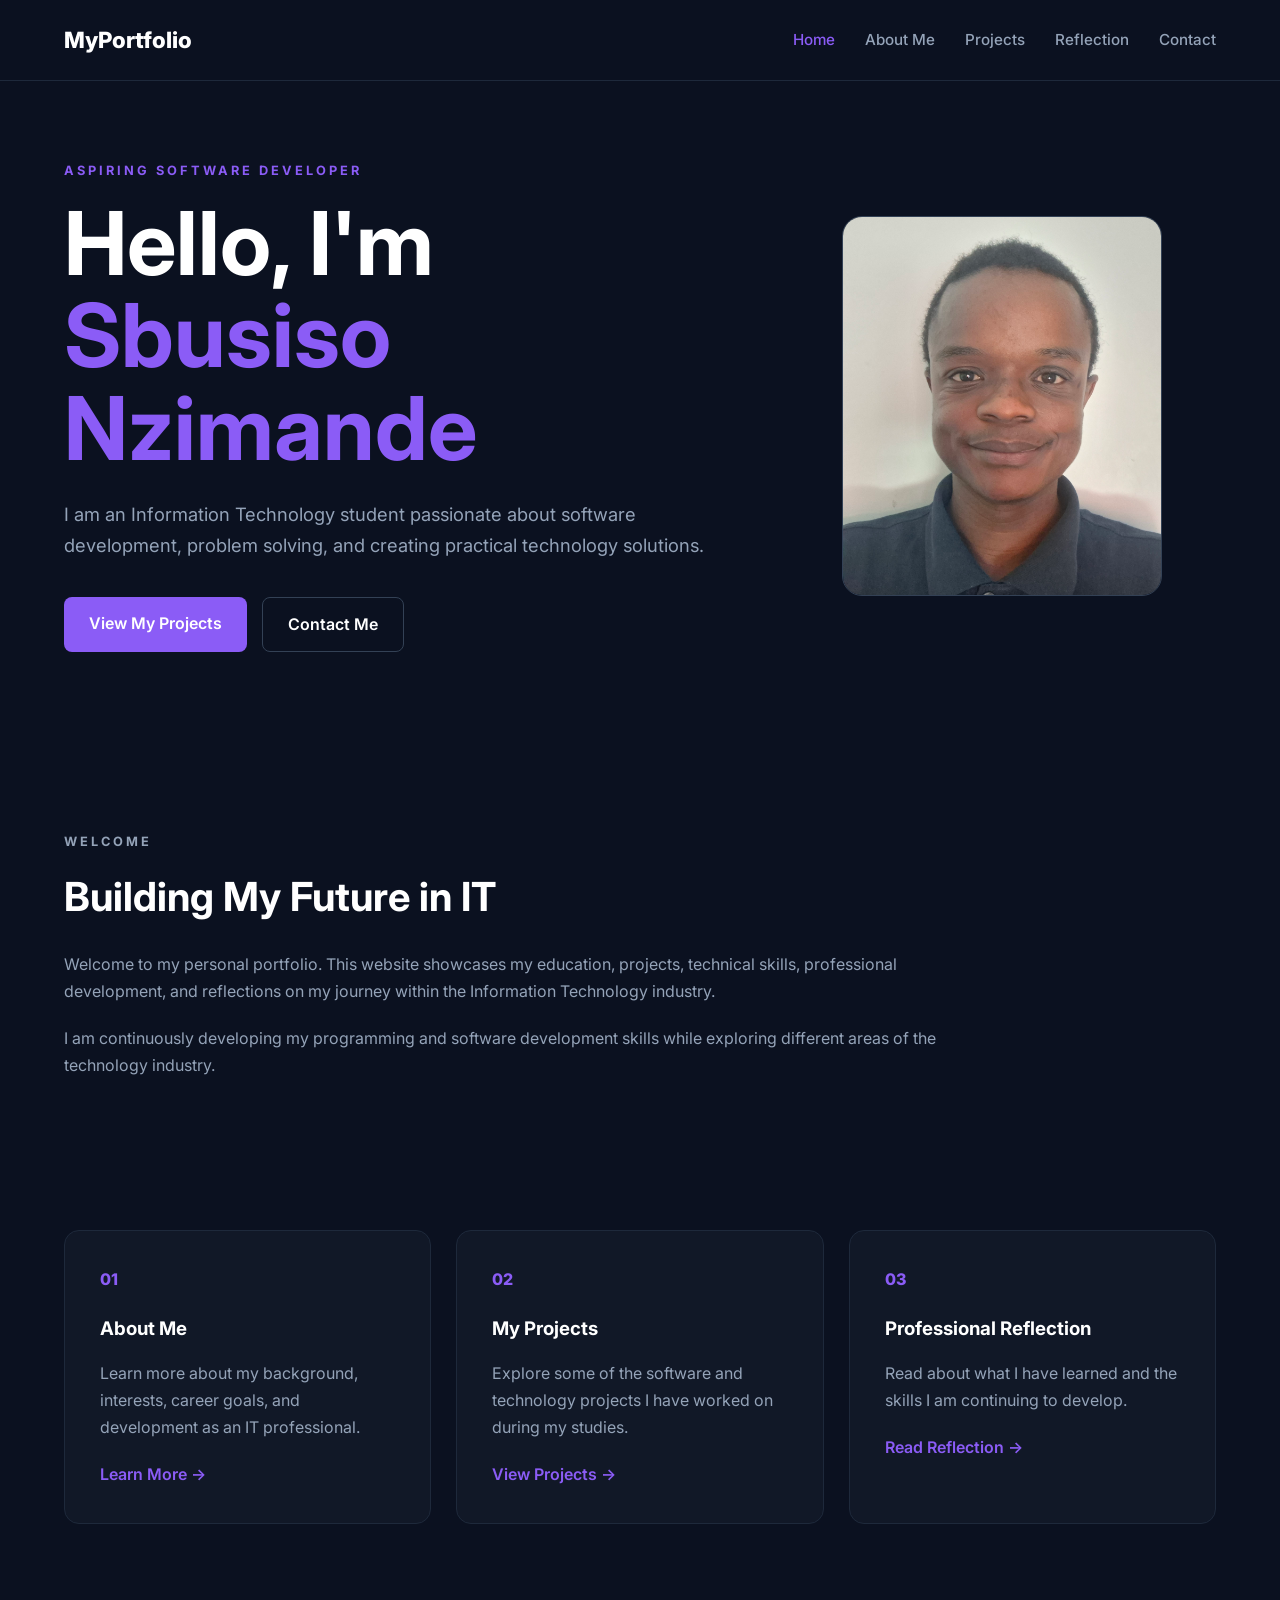
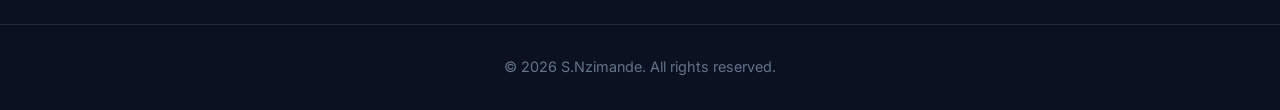
<file: index.html>
<!DOCTYPE html>

<html lang="en">
<head>
    <meta charset="UTF-8">
    <meta name="viewport" content="width=device-width, initial-scale=1.0">
    <meta name="description" content="Personal portfolio of an aspiring software developer and IT student.">
    <title>Home | My Portfolio</title>
    <link rel="stylesheet" href="style.css">
</head>

<body>

<header>
    <nav class="navbar">
        <div class="logo">MyPortfolio</div>

    <ul class="nav-links">
        <li><a href="index.html" class="active">Home</a></li>
        <li><a href="about.html">About Me</a></li>
        <li><a href="projects.html">Projects</a></li>
        <li><a href="reflection.html">Reflection</a></li>
        <li><a href="contact.html">Contact</a></li>
    </ul>
</nav>

</header>

<main>

<section class="hero">
    <div class="hero-content">

        <p class="eyebrow">ASPIRING SOFTWARE DEVELOPER</p>

        <h1>Hello, I'm <span>Sbusiso Nzimande</span></h1>

        <p class="hero-text">
            I am an Information Technology student passionate about
            software development, problem solving, and creating
            practical technology solutions.
        </p>

        <div class="hero-buttons">
            <a href="projects.html" class="btn primary-btn">
                View My Projects
            </a>

            <a href="contact.html" class="btn secondary-btn">
                Contact Me
            </a>
        </div>

    </div>

    <div class="hero-image">
        <img src="images/me.jpg"
             alt="Professional photograph of Your Name">
    </div>
</section>


<section class="intro-section">

    <div class="section-heading">
        <p class="eyebrow">WELCOME</p>
        <h2>Building My Future in IT</h2>
    </div>

    <p>
        Welcome to my personal portfolio. This website showcases my
        education, projects, technical skills, professional development,
        and reflections on my journey within the Information Technology
        industry.
    </p>

    <p>
        I am continuously developing my programming and software
        development skills while exploring different areas of the
        technology industry.
    </p>

</section>


<section class="highlights">

    <div class="highlight-card">
        <div class="card-icon">01</div>
        <h3>About Me</h3>
        <p>
            Learn more about my background, interests, career goals,
            and development as an IT professional.
        </p>
        <a href="about.html">Learn More →</a>
    </div>

    <div class="highlight-card">
        <div class="card-icon">02</div>
        <h3>My Projects</h3>
        <p>
            Explore some of the software and technology projects
            I have worked on during my studies.
        </p>
        <a href="projects.html">View Projects →</a>
    </div>

    <div class="highlight-card">
        <div class="card-icon">03</div>
        <h3>Professional Reflection</h3>
        <p>
            Read about what I have learned and the skills I am
            continuing to develop.
        </p>
        <a href="reflections.html">Read Reflection →</a>
    </div>

</section>

</main>

<footer>
    <p>© 2026 S.Nzimande. All rights reserved.</p>
</footer>

</body>
</html>
</file>
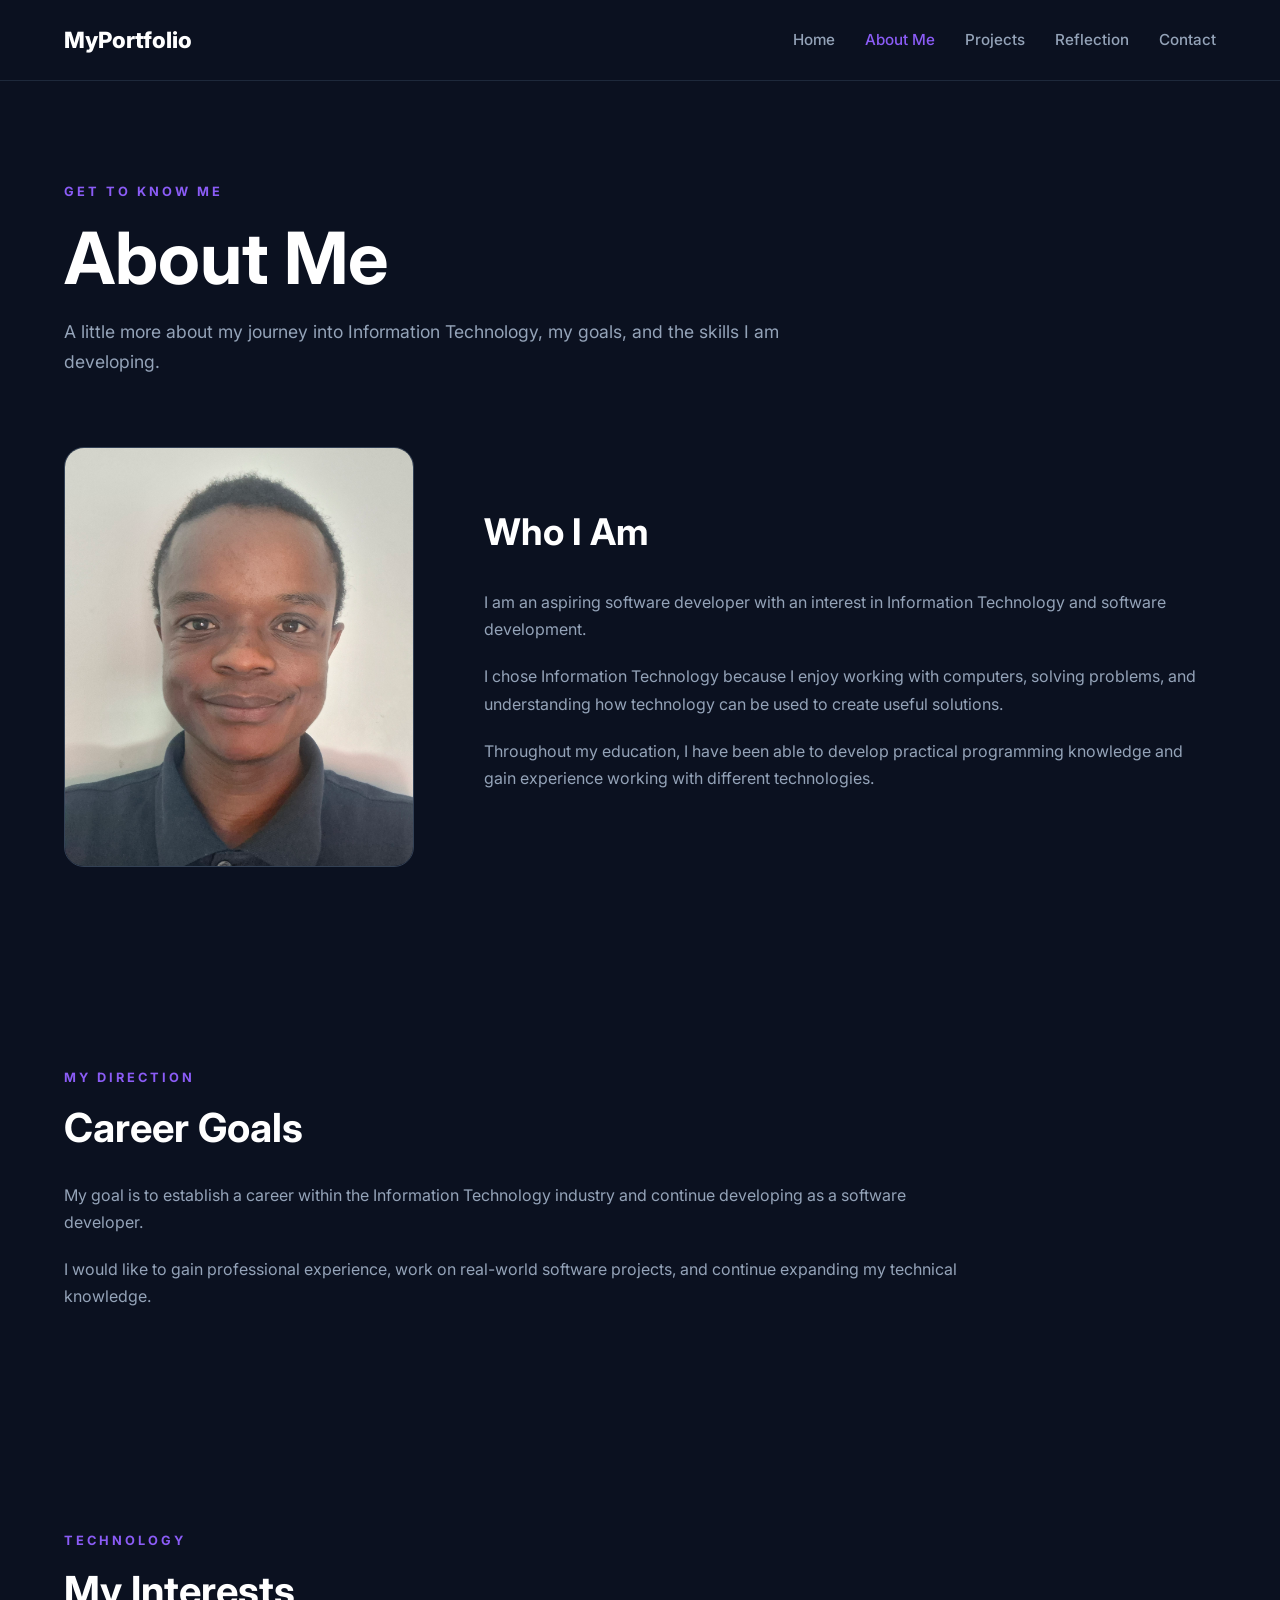
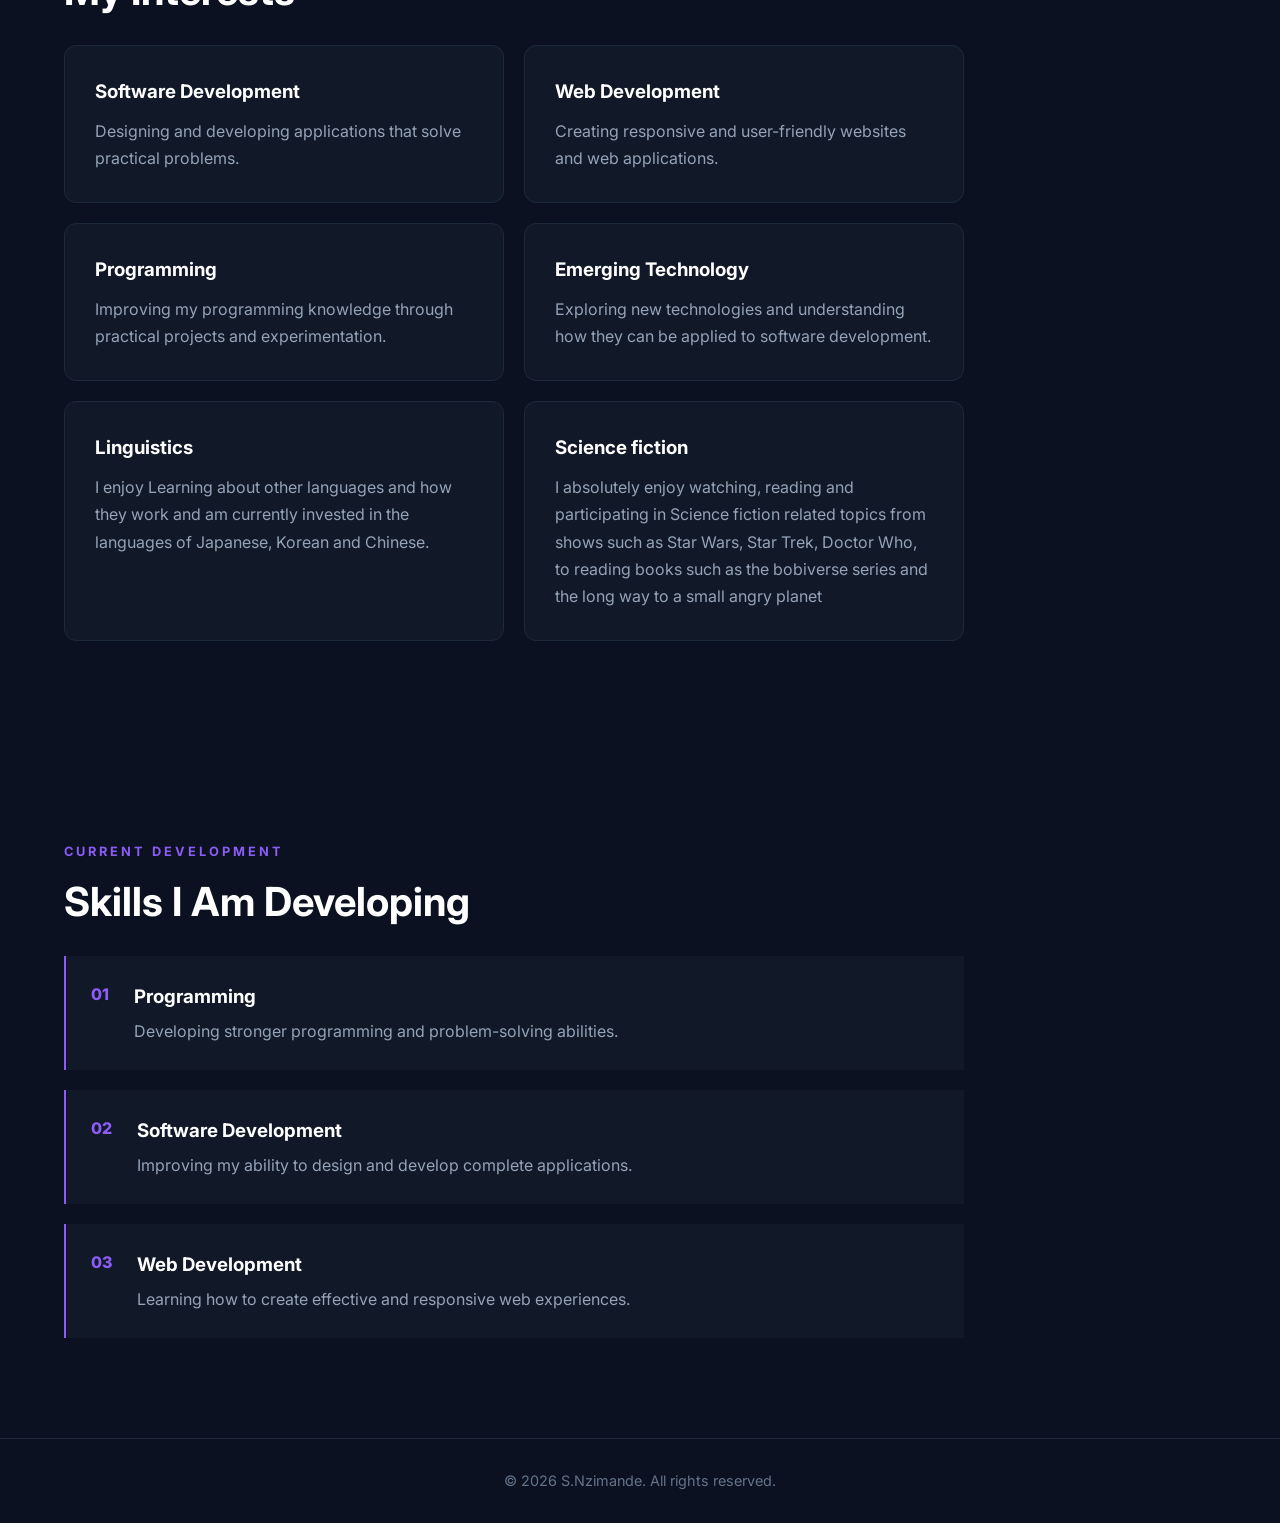
<file: about.html>
<!DOCTYPE html>

<html lang="en">
<head>
    <meta charset="UTF-8">
    <meta name="viewport" content="width=device-width, initial-scale=1.0">
    <meta name="description" content="Learn more about my background, career goals, interests, and technical skills.">
    <title>About Me | My Portfolio</title>
    <link rel="stylesheet" href="style.css">
</head>

<body>

<header>
    <nav class="navbar">
        <div class="logo">MyPortfolio</div>

    <ul class="nav-links">
        <li><a href="index.html">Home</a></li>
        <li><a href="about.html" class="active">About Me</a></li>
        <li><a href="projects.html">Projects</a></li>
        <li><a href="reflection.html">Reflection</a></li>
        <li><a href="contact.html">Contact</a></li>
    </ul>
</nav>

</header>

<main>

<section class="page-header">
    <p class="eyebrow">GET TO KNOW ME</p>
    <h1>About Me</h1>
    <p>
        A little more about my journey into Information Technology,
        my goals, and the skills I am developing.
    </p>
</section>


<section class="about-section">

    <div class="about-image">
        <img src="images/me.jpg"
             alt="Professional photograph of Your Name">
    </div>

    <div class="about-content">

        <h2>Who I Am</h2>

        <p>
            I am an aspiring software developer with an interest in
            Information Technology and software development.
        </p>

        <p>
            I chose Information Technology because I enjoy working
            with computers, solving problems, and understanding how
            technology can be used to create useful solutions.
        </p>

        <p>
            Throughout my education, I have been able to develop
            practical programming knowledge and gain experience
            working with different technologies.
        </p>

    </div>

</section>


<section class="content-section">

    <div class="section-heading">
        <p class="eyebrow">MY DIRECTION</p>
        <h2>Career Goals</h2>
    </div>

    <p>
        My goal is to establish a career within the Information
        Technology industry and continue developing as a software
        developer.
    </p>

    <p>
        I would like to gain professional experience, work on real-world
        software projects, and continue expanding my technical knowledge.
    </p>

</section>


<section class="content-section">

    <div class="section-heading">
        <p class="eyebrow">TECHNOLOGY</p>
        <h2>My Interests</h2>
    </div>

    <div class="skills-grid">

        <div class="skill-card">
            <h3>Software Development</h3>
            <p>
                Designing and developing applications that solve
                practical problems.
            </p>
        </div>

        <div class="skill-card">
            <h3>Web Development</h3>
            <p>
                Creating responsive and user-friendly websites
                and web applications.
            </p>
        </div>

        <div class="skill-card">
            <h3>Programming</h3>
            <p>
                Improving my programming knowledge through practical
                projects and experimentation.
            </p>
        </div>

        <div class="skill-card">
            <h3>Emerging Technology</h3>
            <p>
                Exploring new technologies and understanding how
                they can be applied to software development.
            </p>
        </div>

        <div class="skill-card">
            <h3>Linguistics</h3>
            <p>
                I enjoy Learning about other languages and how they work and am currently invested in the languages of Japanese, Korean and Chinese.
            </p>
        </div>

        <div class="skill-card">
            <h3>Science fiction</h3>
            <p>
                I absolutely enjoy watching, reading and participating in Science fiction related topics from shows such as Star Wars, Star Trek, Doctor Who, to reading books such as the bobiverse series and the long way to a small angry planet
            </p>
        </div>

    </div>

</section>


<section class="content-section">

    <div class="section-heading">
        <p class="eyebrow">CURRENT DEVELOPMENT</p>
        <h2>Skills I Am Developing</h2>
    </div>

    <div class="skill-list">

        <div class="skill-item">
            <span>01</span>
            <div>
                <h3>Programming</h3>
                <p>Developing stronger programming and problem-solving abilities.</p>
            </div>
        </div>

        <div class="skill-item">
            <span>02</span>
            <div>
                <h3>Software Development</h3>
                <p>Improving my ability to design and develop complete applications.</p>
            </div>
        </div>

        <div class="skill-item">
            <span>03</span>
            <div>
                <h3>Web Development</h3>
                <p>Learning how to create effective and responsive web experiences.</p>
            </div>
        </div>

    </div>

</section>

</main>

<footer>
    <p>© 2026 S.Nzimande. All rights reserved.</p>
</footer>

</body>
</html>
</file>
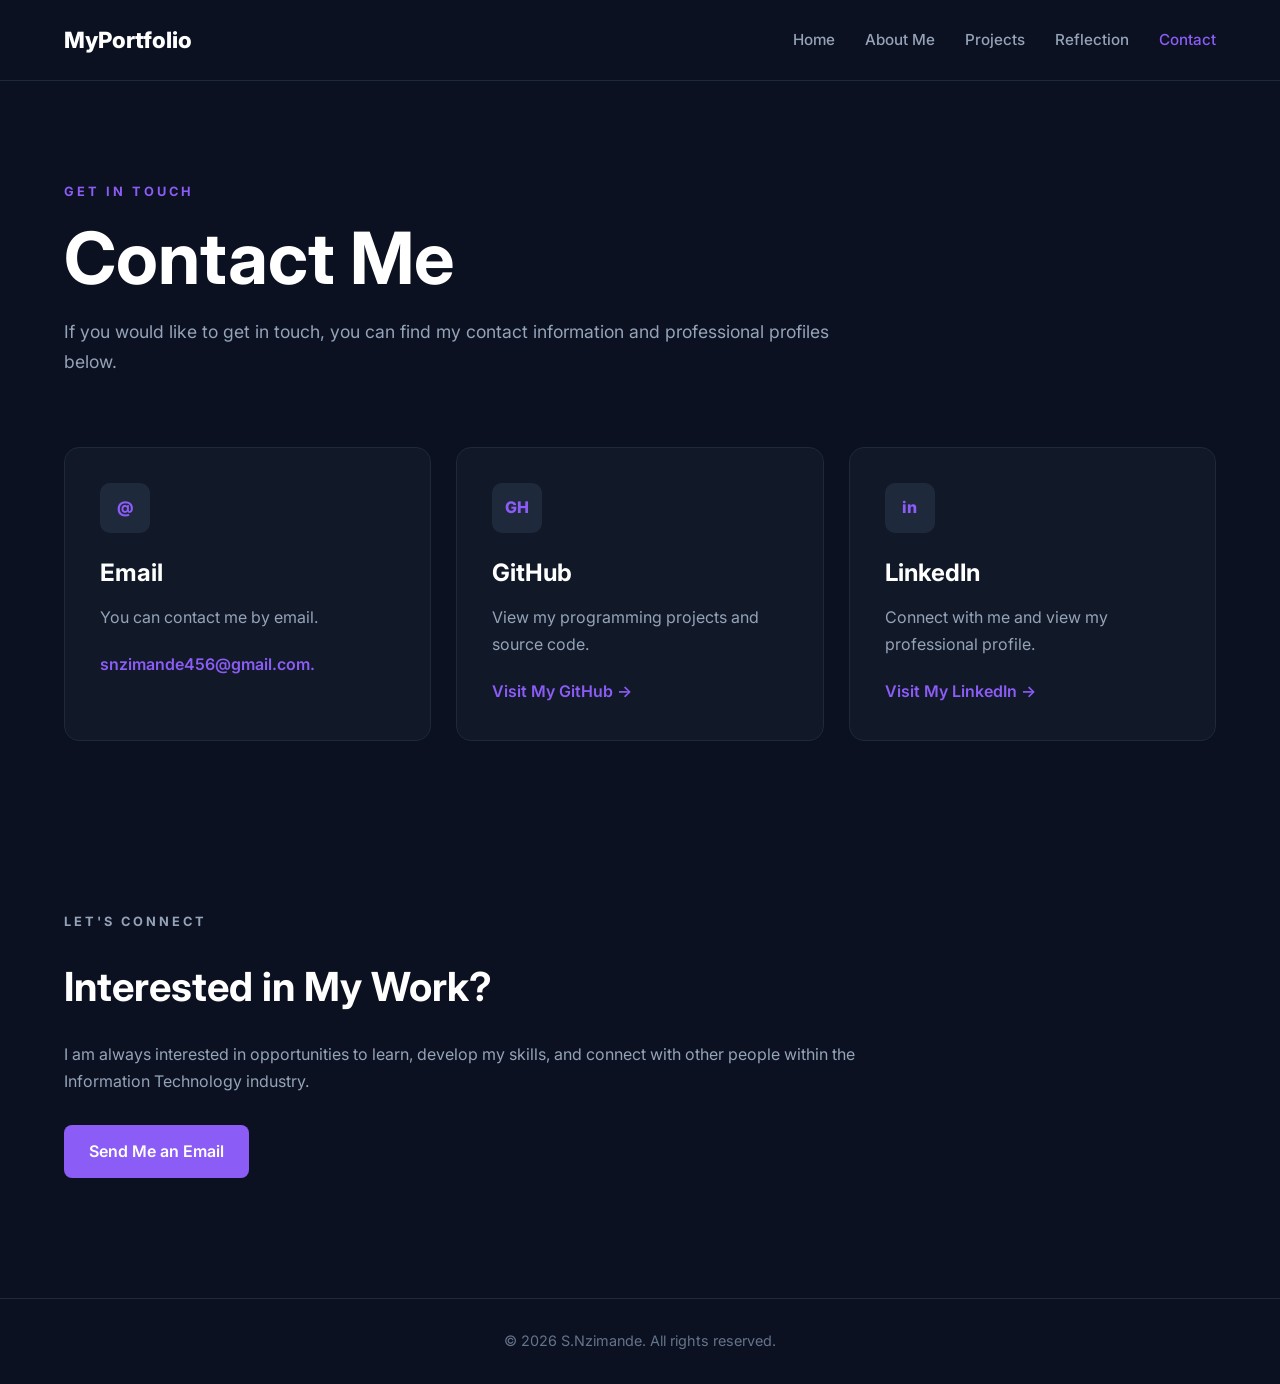
<file: contact.html>
<!DOCTYPE html>

<html lang="en">
<head>
    <meta charset="UTF-8">
    <meta name="viewport" content="width=device-width, initial-scale=1.0">
    <meta name="description" content="Contact information and professional profiles for Your Name.">
    <title>Contact | My Portfolio</title>
    <link rel="stylesheet" href="style.css">
</head>

<body>

<header>
    <nav class="navbar">
        <div class="logo">MyPortfolio</div>

    <ul class="nav-links">
        <li><a href="index.html">Home</a></li>
        <li><a href="about.html">About Me</a></li>
        <li><a href="projects.html">Projects</a></li>
        <li><a href="reflection.html">Reflection</a></li>
        <li><a href="contact.html" class="active">Contact</a></li>
    </ul>
</nav>

</header>

<main>

<section class="page-header">
    <p class="eyebrow">GET IN TOUCH</p>
    <h1>Contact Me</h1>
    <p>
        If you would like to get in touch, you can find my
        contact information and professional profiles below.
    </p>
</section>


<section class="contact-grid">

    <div class="contact-card">

        <span class="contact-icon">@</span>

        <h2>Email</h2>

        <p>
            You can contact me by email.
        </p>

        <a href="mailto:snzimande456@gmail.com">
            snzimande456@gmail.com.
        </a>

    </div>


    <div class="contact-card">

        <span class="contact-icon">GH</span>

        <h2>GitHub</h2>

        <p>
            View my programming projects and source code.
        </p>

        <a href="https://github.com/ST10183958" target="_blank" rel="noopener noreferrer">
            Visit My GitHub →
        </a>

    </div>


    <div class="contact-card">

        <span class="contact-icon">in</span>

        <h2>LinkedIn</h2>

        <p>
            Connect with me and view my professional profile.
        </p>

        <a href="https://www.linkedin.com/in/sbusiso-nzimande-01b709307/" target="_blank" rel="noopener noreferrer">
            Visit My LinkedIn →
        </a>

    </div>

</section>


<section class="contact-message">

    <div class="section-heading">
        <p class="eyebrow">LET'S CONNECT</p>
        <h2>Interested in My Work?</h2>
    </div>

    <p>
        I am always interested in opportunities to learn, develop
        my skills, and connect with other people within the
        Information Technology industry.
    </p>

    <a href="mailto:your.email@example.com" class="btn primary-btn">
        Send Me an Email
    </a>

</section>

</main>

<footer>
    <p>© 2026 S.Nzimande. All rights reserved.</p>
</footer>

</body>
</html>
</file>
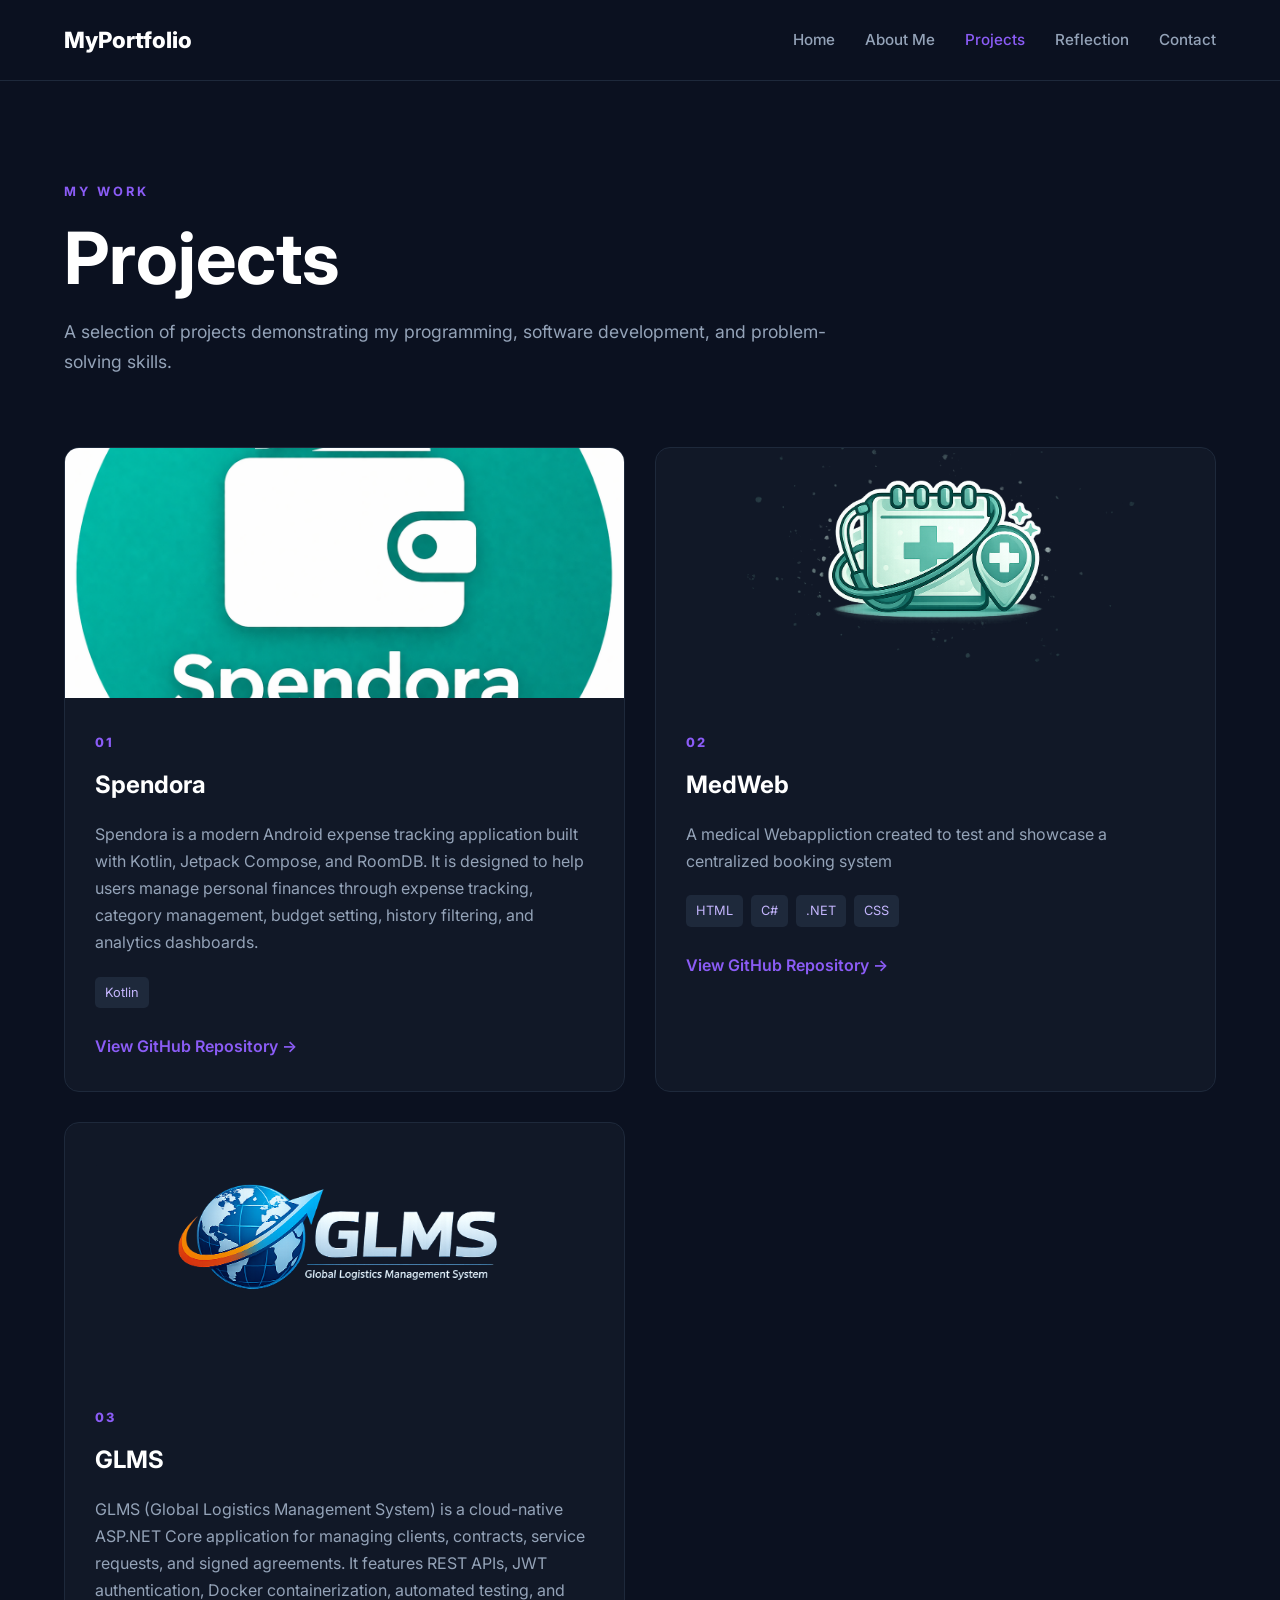
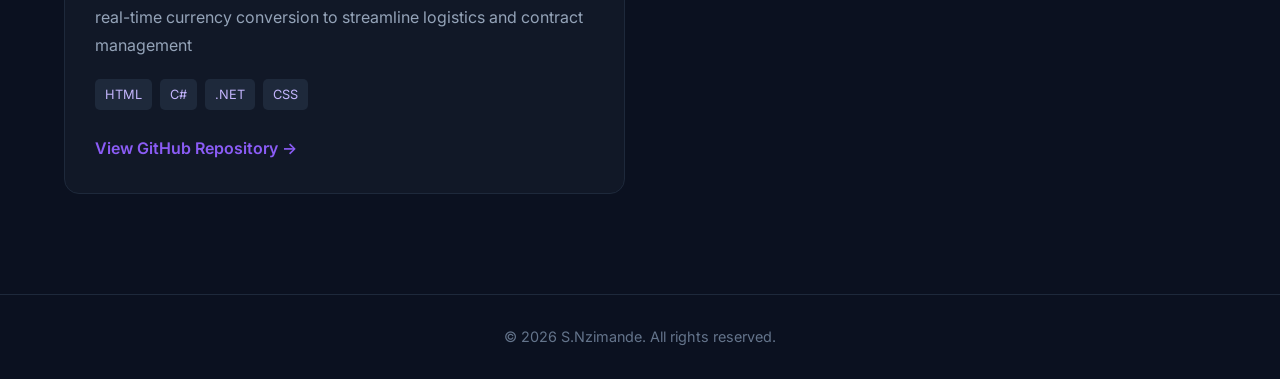
<file: projects.html>
<!DOCTYPE html>

<html lang="en">
<head>
    <meta charset="UTF-8">
    <meta name="viewport" content="width=device-width, initial-scale=1.0">
    <meta name="description" content="A showcase of my software development and Information Technology projects.">
    <title>Projects | My Portfolio</title>
    <link rel="stylesheet" href="style.css">
</head>

<body>

<header>
    <nav class="navbar">
        <div class="logo">MyPortfolio</div>

    <ul class="nav-links">
        <li><a href="index.html">Home</a></li>
        <li><a href="about.html">About Me</a></li>
        <li><a href="projects.html" class="active">Projects</a></li>
        <li><a href="reflection.html">Reflection</a></li>
        <li><a href="contact.html">Contact</a></li>
    </ul>
</nav>

</header>

<main>

<section class="page-header">
    <p class="eyebrow">MY WORK</p>
    <h1>Projects</h1>
    <p>
        A selection of projects demonstrating my programming,
        software development, and problem-solving skills.
    </p>
</section>


<section class="projects-grid">

    <article class="project-card">

        <div class="project-image">
            <img src="images/spendoraIcon.png"
                 alt="Screenshot of Project One">
        </div>

        <div class="project-content">

            <span class="project-number">01</span>

            <h2>Spendora</h2>

            <p>
                Spendora is a modern Android expense tracking application built with Kotlin, Jetpack Compose, and RoomDB. It is designed to help users manage personal finances through expense tracking, category management, budget setting, history filtering, and analytics dashboards.
            </p>

            <div class="technology-list">
                <span>Kotlin</span>
            </div>

            <a href="https://github.com/ST10183958/Spendora" target="_blank" rel="noopener noreferrer">
                View GitHub Repository →
            </a>

        </div>

    </article>


    <article class="project-card">

        <div class="project-image">
            <img src="images/MediwebIcon.png"
                 alt="Screenshot of Project Two">
        </div>

        <div class="project-content">

            <span class="project-number">02</span>

            <h2>MedWeb</h2>

            <p>
                A medical Webappliction created to test and showcase a centralized booking system
            </p>

            <div class="technology-list">
                <span>HTML</span>
                <span>C#</span>
                <span>.NET</span>
                <span>CSS</span>
            </div>

            <a href="https://github.com/ST10183958/Prog-Group-Smart_booking" target="_blank" rel="noopener noreferrer">
                View GitHub Repository →
            </a>

        </div>

    </article>


    <article class="project-card">

        <div class="project-image">
            <img src="images/GLMS.png"
                 alt="Screenshot of Project Three">
        </div>

        <div class="project-content">

            <span class="project-number">03</span>

            <h2>GLMS</h2>

            <p>
                GLMS (Global Logistics Management System) is a cloud-native ASP.NET Core application for managing clients, contracts, service requests, and signed agreements. It features REST APIs, JWT authentication, Docker containerization, automated testing, and real-time currency conversion to streamline logistics and contract management
            </p>

            <div class="technology-list">
                <span>HTML</span>
                <span>C#</span>
                <span>.NET</span>
                <span>CSS</span>
            </div>

            <a href="https://github.com/ST10183958/GLMS" target="_blank" rel="noopener noreferrer">
                View GitHub Repository →
            </a>

        </div>

    </article>


</section>

</main>

<footer>
    <p>© 2026 S.Nzimande. All rights reserved.</p>
</footer>

</body>
</html>
</file>
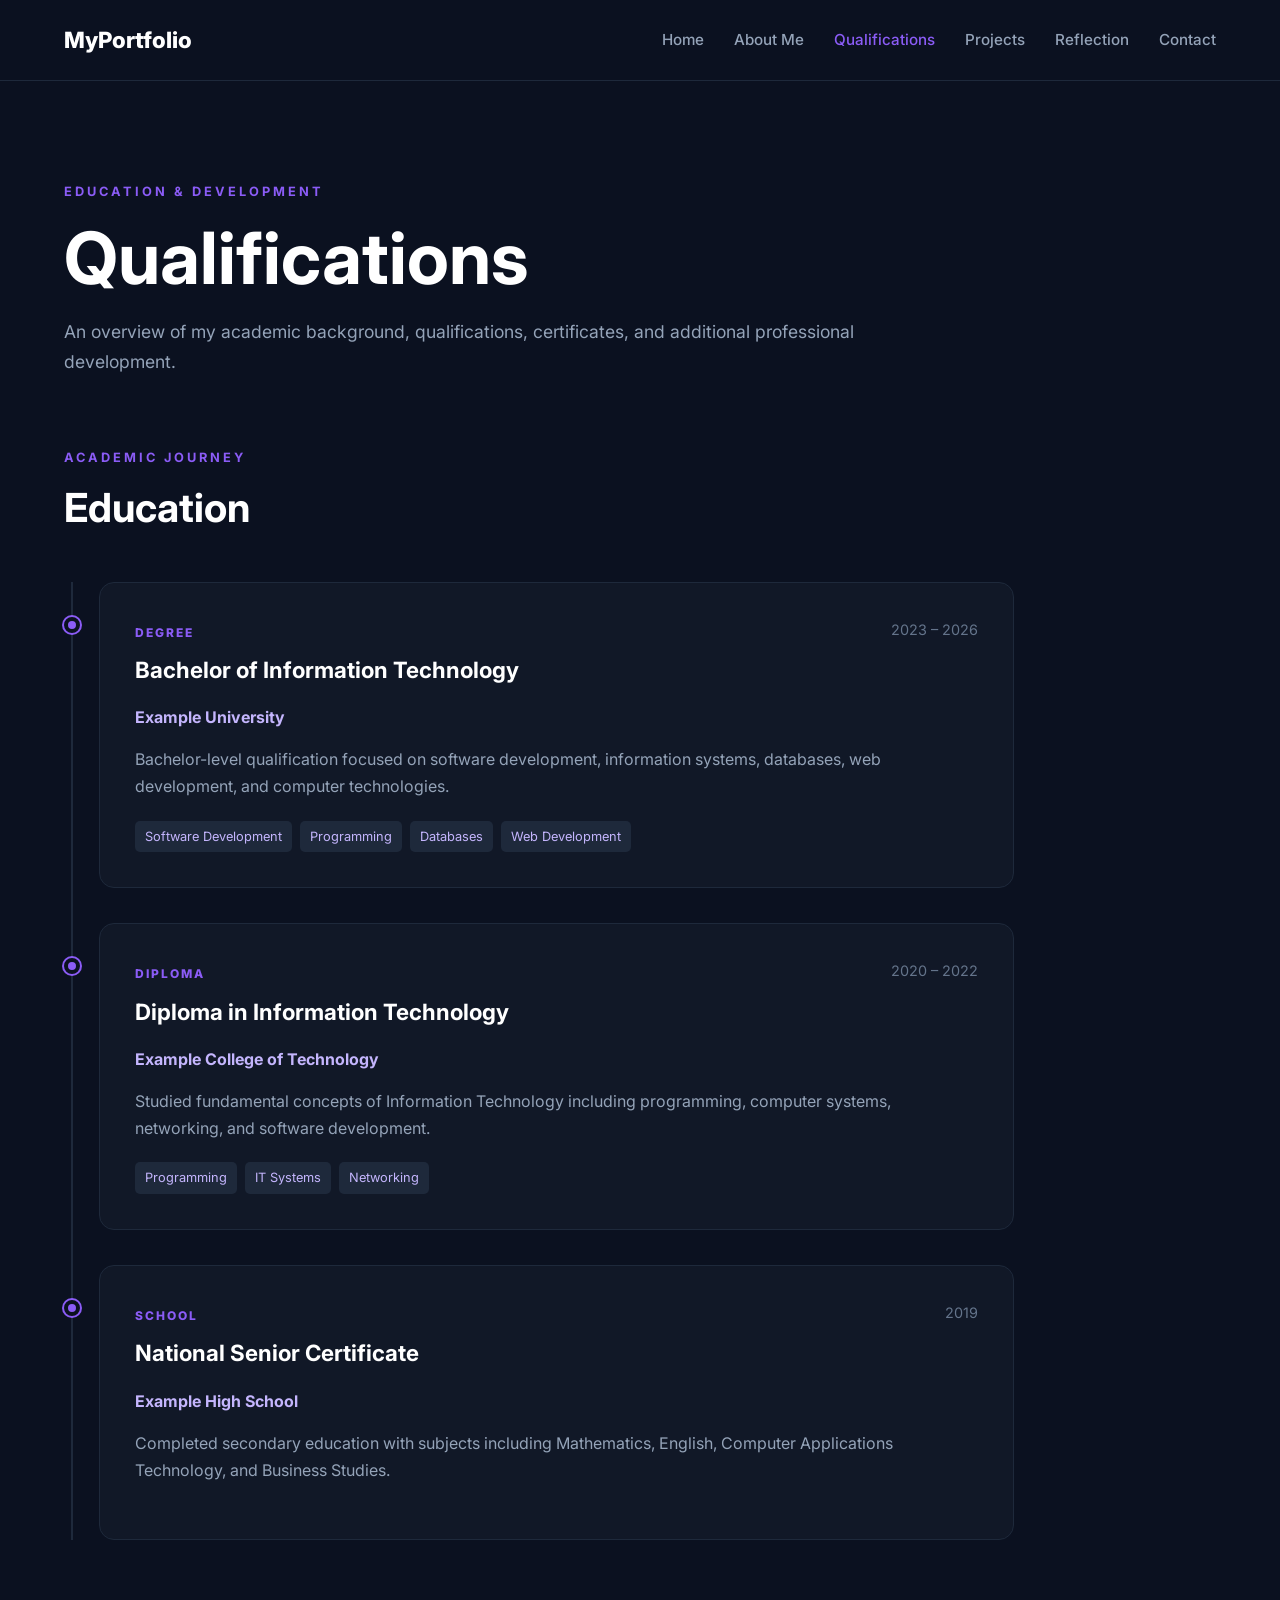
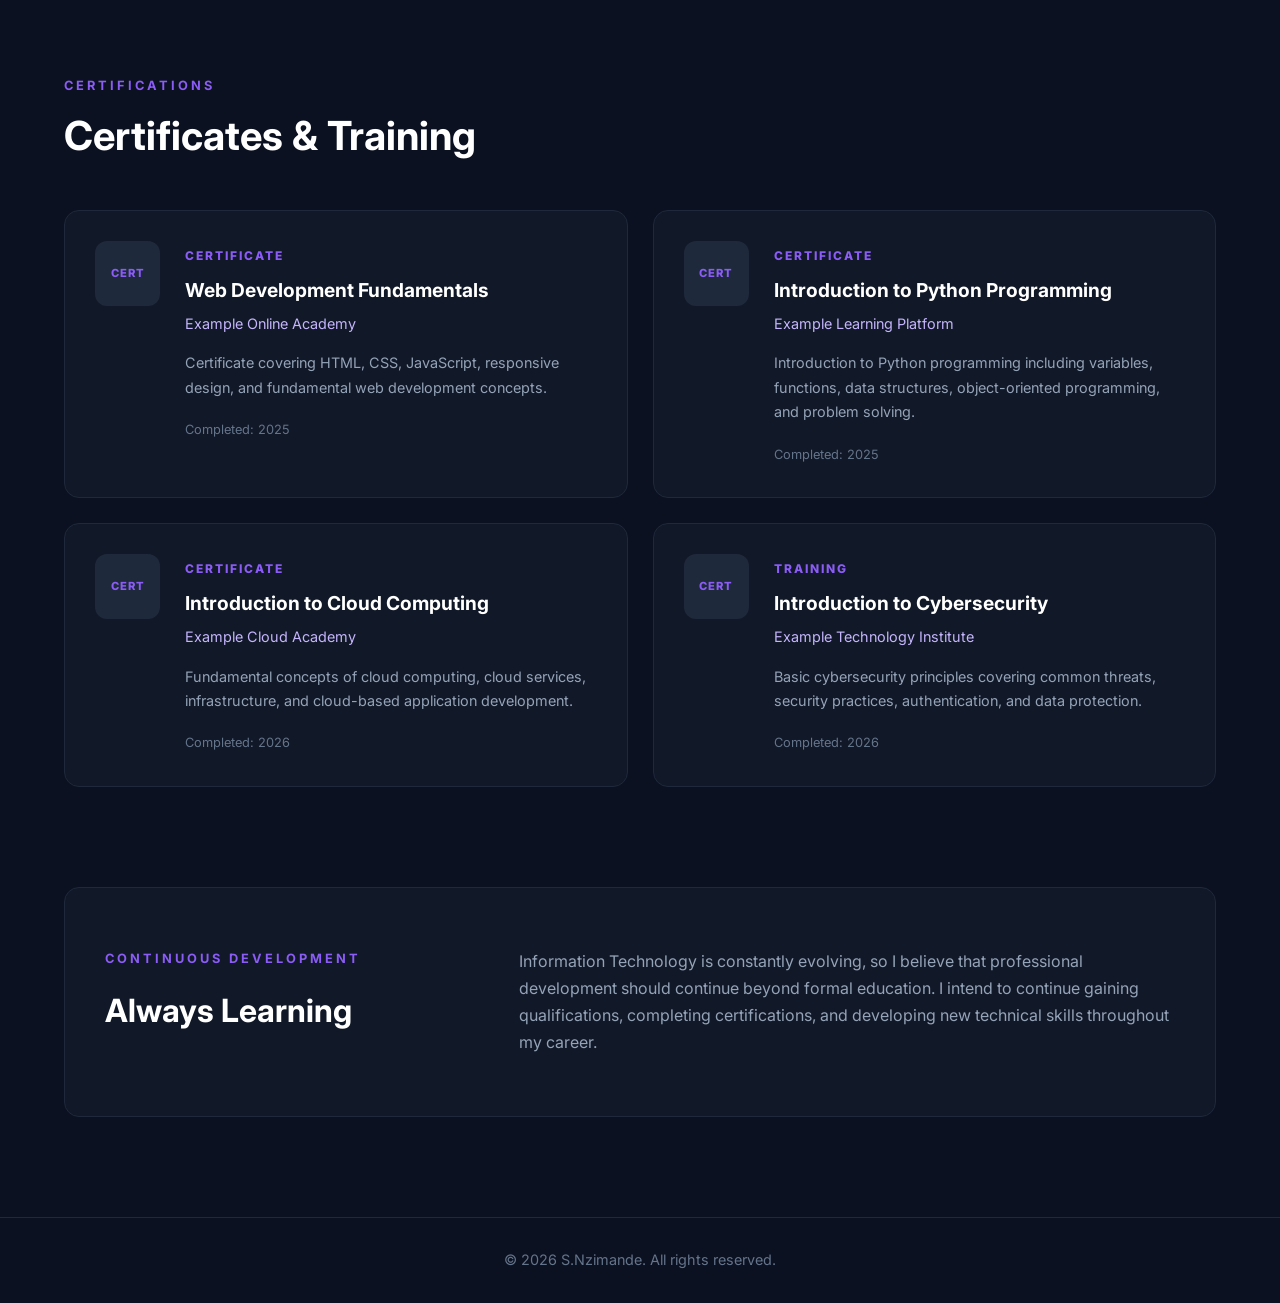
<file: qualifications.html>
<!DOCTYPE html>

<html lang="en">
<head>
    <meta charset="UTF-8">
    <meta name="viewport" content="width=device-width, initial-scale=1.0">
    <meta name="description" content="My academic qualifications, degrees, certificates, and professional training.">
    <title>Qualifications | My Portfolio</title>
    <link rel="stylesheet" href="style.css">
</head>

<body>

<header>
    <nav class="navbar">
        <div class="logo">MyPortfolio</div>

    <ul class="nav-links">
        <li><a href="index.html">Home</a></li>
        <li><a href="about.html">About Me</a></li>
        <li><a href="qualifications.html" class="active">Qualifications</a></li>
        <li><a href="projects.html">Projects</a></li>
        <li><a href="refflections.html">Reflection</a></li>
        <li><a href="contact.html">Contact</a></li>
    </ul>
</nav>

</header>

<main>

<section class="page-header">
    <p class="eyebrow">EDUCATION & DEVELOPMENT</p>
    <h1>Qualifications</h1>
    <p>
        An overview of my academic background, qualifications,
        certificates, and additional professional development.
    </p>
</section>


<section class="qualification-section">

    <div class="section-heading">
        <p class="eyebrow">ACADEMIC JOURNEY</p>
        <h2>Education</h2>
    </div>


    <div class="timeline">

        <div class="timeline-item">

            <div class="timeline-marker"></div>

            <div class="qualification-card">

                <div class="qualification-header">
                    <div>
                        <span class="qualification-type">DEGREE</span>
                        <h3>Bachelor of Information Technology</h3>
                    </div>

                    <span class="qualification-date">2023 – 2026</span>
                </div>

                <h4>Example University</h4>

                <p>
                    Bachelor-level qualification focused on software
                    development, information systems, databases,
                    web development, and computer technologies.
                </p>

                <div class="qualification-tags">
                    <span>Software Development</span>
                    <span>Programming</span>
                    <span>Databases</span>
                    <span>Web Development</span>
                </div>

            </div>

        </div>


        <div class="timeline-item">

            <div class="timeline-marker"></div>

            <div class="qualification-card">

                <div class="qualification-header">
                    <div>
                        <span class="qualification-type">DIPLOMA</span>
                        <h3>Diploma in Information Technology</h3>
                    </div>

                    <span class="qualification-date">2020 – 2022</span>
                </div>

                <h4>Example College of Technology</h4>

                <p>
                    Studied fundamental concepts of Information
                    Technology including programming, computer
                    systems, networking, and software development.
                </p>

                <div class="qualification-tags">
                    <span>Programming</span>
                    <span>IT Systems</span>
                    <span>Networking</span>
                </div>

            </div>

        </div>


        <div class="timeline-item">

            <div class="timeline-marker"></div>

            <div class="qualification-card">

                <div class="qualification-header">
                    <div>
                        <span class="qualification-type">SCHOOL</span>
                        <h3>National Senior Certificate</h3>
                    </div>

                    <span class="qualification-date">2019</span>
                </div>

                <h4>Example High School</h4>

                <p>
                    Completed secondary education with subjects
                    including Mathematics, English, Computer
                    Applications Technology, and Business Studies.
                </p>

            </div>

        </div>

    </div>

</section>


<section class="qualification-section">

    <div class="section-heading">
        <p class="eyebrow">CERTIFICATIONS</p>
        <h2>Certificates & Training</h2>
    </div>


    <div class="certificate-grid">

        <article class="certificate-card">

            <div class="certificate-icon">
                CERT
            </div>

            <div class="certificate-content">

                <span class="qualification-type">
                    CERTIFICATE
                </span>

                <h3>Web Development Fundamentals</h3>

                <p class="certificate-provider">
                    Example Online Academy
                </p>

                <p>
                    Certificate covering HTML, CSS, JavaScript,
                    responsive design, and fundamental web
                    development concepts.
                </p>

                <span class="certificate-date">
                    Completed: 2025
                </span>

            </div>

        </article>


        <article class="certificate-card">

            <div class="certificate-icon">
                CERT
            </div>

            <div class="certificate-content">

                <span class="qualification-type">
                    CERTIFICATE
                </span>

                <h3>Introduction to Python Programming</h3>

                <p class="certificate-provider">
                    Example Learning Platform
                </p>

                <p>
                    Introduction to Python programming including
                    variables, functions, data structures,
                    object-oriented programming, and problem solving.
                </p>

                <span class="certificate-date">
                    Completed: 2025
                </span>

            </div>

        </article>


        <article class="certificate-card">

            <div class="certificate-icon">
                CERT
            </div>

            <div class="certificate-content">

                <span class="qualification-type">
                    CERTIFICATE
                </span>

                <h3>Introduction to Cloud Computing</h3>

                <p class="certificate-provider">
                    Example Cloud Academy
                </p>

                <p>
                    Fundamental concepts of cloud computing,
                    cloud services, infrastructure, and
                    cloud-based application development.
                </p>

                <span class="certificate-date">
                    Completed: 2026
                </span>

            </div>

        </article>


        <article class="certificate-card">

            <div class="certificate-icon">
                CERT
            </div>

            <div class="certificate-content">

                <span class="qualification-type">
                    TRAINING
                </span>

                <h3>Introduction to Cybersecurity</h3>

                <p class="certificate-provider">
                    Example Technology Institute
                </p>

                <p>
                    Basic cybersecurity principles covering
                    common threats, security practices,
                    authentication, and data protection.
                </p>

                <span class="certificate-date">
                    Completed: 2026
                </span>

            </div>

        </article>

    </div>

</section>


<section class="qualification-summary">

    <div>
        <p class="eyebrow">CONTINUOUS DEVELOPMENT</p>
        <h2>Always Learning</h2>
    </div>

    <p>
        Information Technology is constantly evolving, so I believe
        that professional development should continue beyond formal
        education. I intend to continue gaining qualifications,
        completing certifications, and developing new technical
        skills throughout my career.
    </p>

</section>

</main>

<footer>
    <p>© 2026 S.Nzimande. All rights reserved.</p>
</footer>

</body>
</html>
</file>
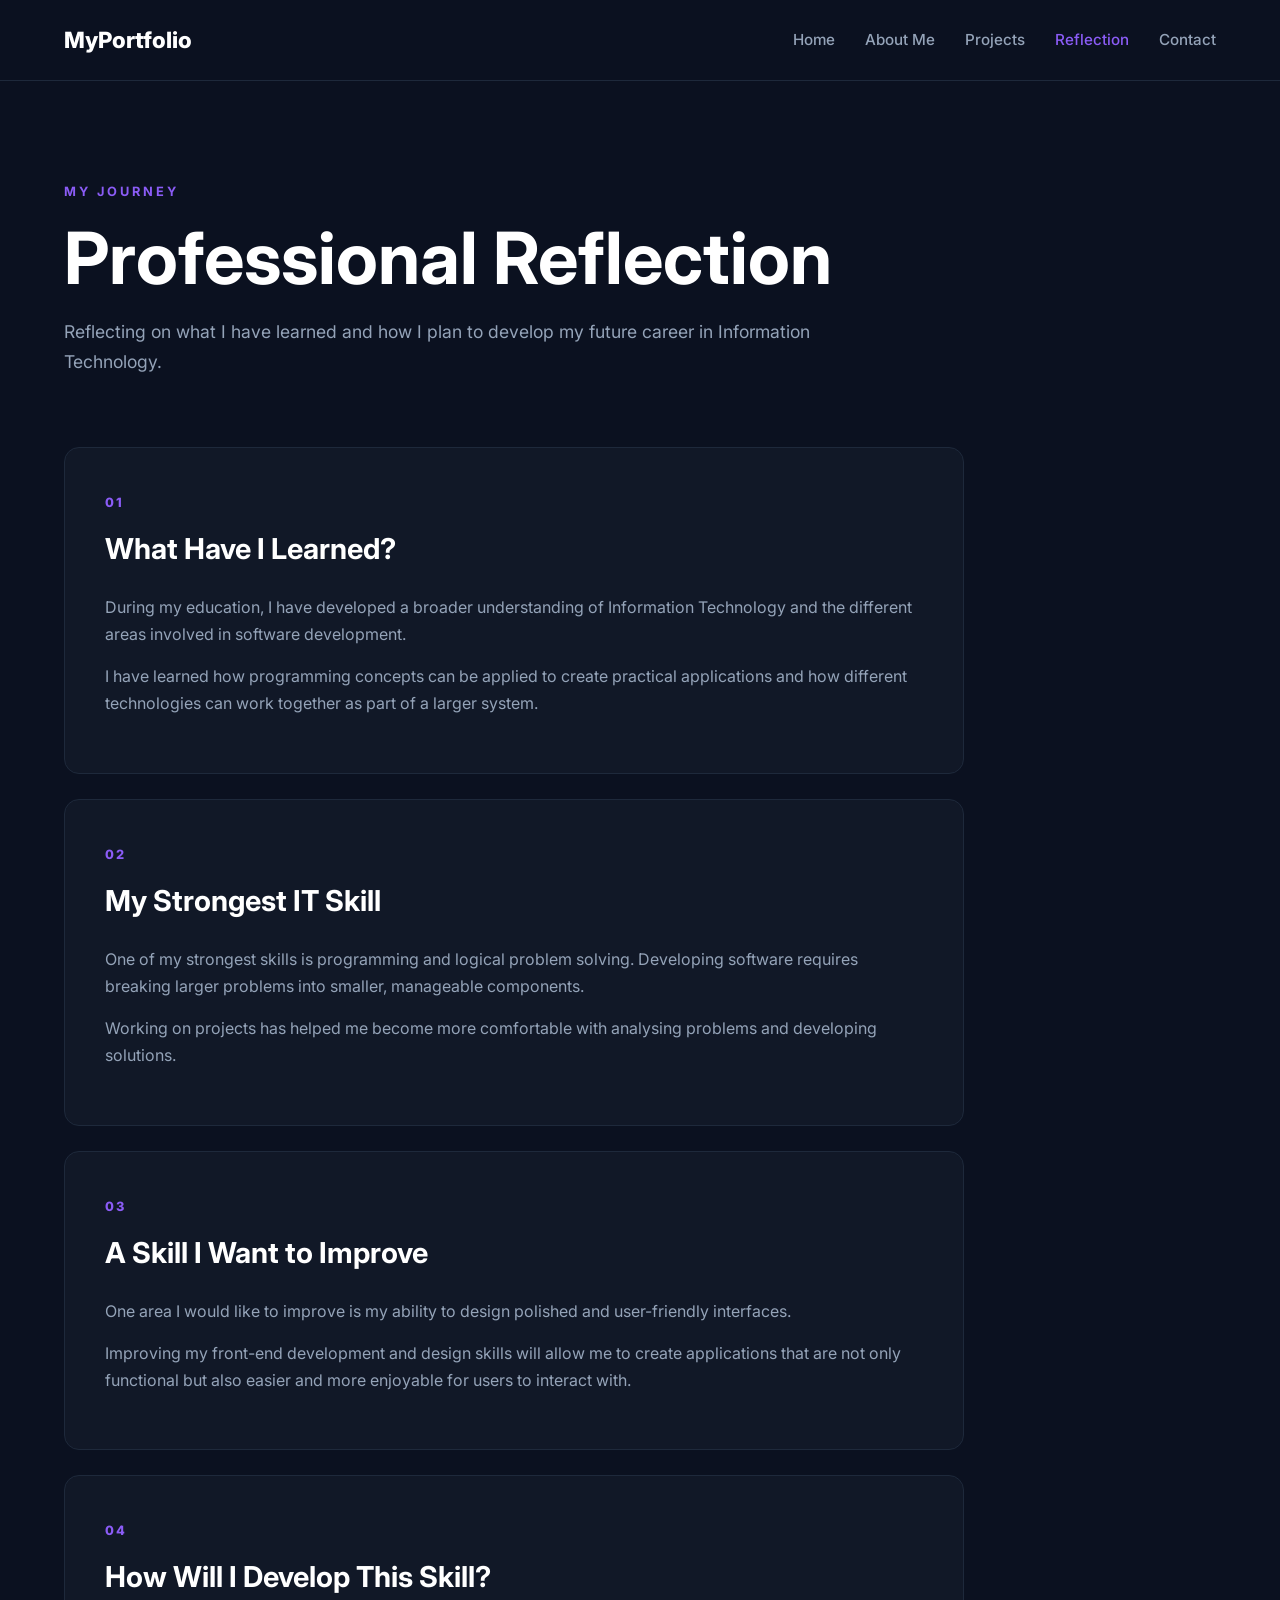
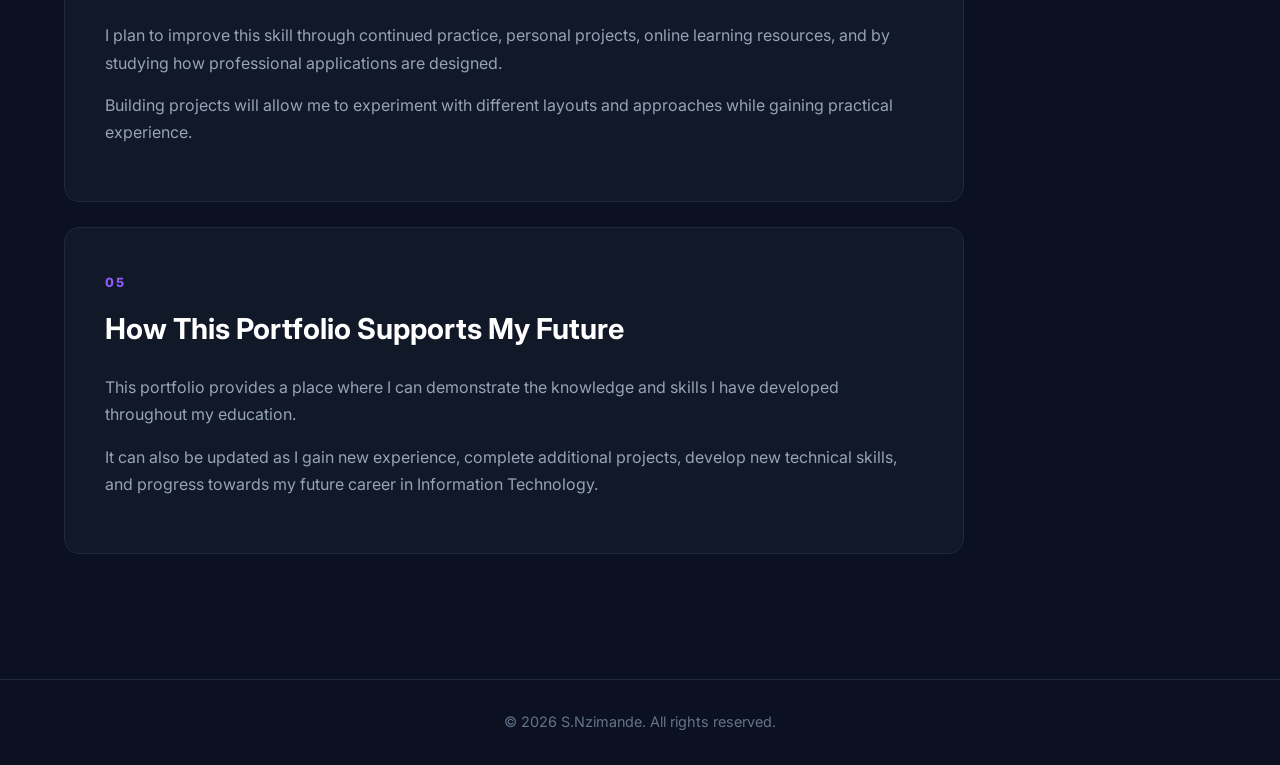
<file: reflection.html>
<!DOCTYPE html>

<html lang="en">
<head>
    <meta charset="UTF-8">
    <meta name="viewport" content="width=device-width, initial-scale=1.0">
    <meta name="description" content="My professional reflection on education, IT skills, career development, and future goals.">
    <title>Professional Reflection | My Portfolio</title>
    <link rel="stylesheet" href="style.css">
</head>

<body>

<header>
    <nav class="navbar">
        <div class="logo">MyPortfolio</div>

    <ul class="nav-links">
        <li><a href="index.html">Home</a></li>
        <li><a href="about.html">About Me</a></li>
        <li><a href="projects.html">Projects</a></li>
        <li><a href="reflection.html" class="active">Reflection</a></li>
        <li><a href="contact.html">Contact</a></li>
    </ul>
</nav>

</header>

<main>

<section class="page-header">
    <p class="eyebrow">MY JOURNEY</p>
    <h1>Professional Reflection</h1>
    <p>
        Reflecting on what I have learned and how I plan to
        develop my future career in Information Technology.
    </p>
</section>


<section class="reflection-container">

    <article class="reflection-card">

        <span class="reflection-number">01</span>

        <h2>What Have I Learned?</h2>

        <p>
            During my education, I have developed a broader understanding
            of Information Technology and the different areas involved
            in software development.
        </p>

        <p>
            I have learned how programming concepts can be applied to
            create practical applications and how different technologies
            can work together as part of a larger system.
        </p>

    </article>


    <article class="reflection-card">

        <span class="reflection-number">02</span>

        <h2>My Strongest IT Skill</h2>

        <p>
            One of my strongest skills is programming and logical
            problem solving. Developing software requires breaking
            larger problems into smaller, manageable components.
        </p>

        <p>
            Working on projects has helped me become more comfortable
            with analysing problems and developing solutions.
        </p>

    </article>


    <article class="reflection-card">

        <span class="reflection-number">03</span>

        <h2>A Skill I Want to Improve</h2>

        <p>
            One area I would like to improve is my ability to design
            polished and user-friendly interfaces.
        </p>

        <p>
            Improving my front-end development and design skills will
            allow me to create applications that are not only functional
            but also easier and more enjoyable for users to interact with.
        </p>

    </article>


    <article class="reflection-card">

        <span class="reflection-number">04</span>

        <h2>How Will I Develop This Skill?</h2>

        <p>
            I plan to improve this skill through continued practice,
            personal projects, online learning resources, and by
            studying how professional applications are designed.
        </p>

        <p>
            Building projects will allow me to experiment with different
            layouts and approaches while gaining practical experience.
        </p>

    </article>


    <article class="reflection-card">

        <span class="reflection-number">05</span>

        <h2>How This Portfolio Supports My Future</h2>

        <p>
            This portfolio provides a place where I can demonstrate
            the knowledge and skills I have developed throughout
            my education.
        </p>

        <p>
            It can also be updated as I gain new experience, complete
            additional projects, develop new technical skills, and
            progress towards my future career in Information Technology.
        </p>

    </article>

</section>

</main>

<footer>
    <p>© 2026 S.Nzimande. All rights reserved.</p>
</footer>

</body>
</html>
</file>
<file: style.css>
@import url('https://fonts.googleapis.com/css2?family=Inter:wght@400;500;600;700;800&display=swap');

* {
  margin: 0;
  padding: 0;
  box-sizing: border-box;
  }

html {
scroll-behavior: smooth;
}

body {
font-family: 'Inter', sans-serif;
background: #0b1120;
color: #e5e7eb;
line-height: 1.7;
}

a {
color: inherit;
text-decoration: none;
}

img {
max-width: 100%;
display: block;
}

.navbar {
width: 90%;
max-width: 1200px;
margin: auto;
min-height: 80px;
display: flex;
align-items: center;
justify-content: space-between;
}

header {
border-bottom: 1px solid #1e293b;
background: #0b1120;
}

.logo {
font-size: 1.4rem;
font-weight: 800;
color: #ffffff;
}

.nav-links {
display: flex;
list-style: none;
gap: 30px;
}

.nav-links a {
color: #94a3b8;
font-size: 0.95rem;
font-weight: 500;
transition: 0.3s ease;
}

.nav-links a:hover,
.nav-links a.active {
color: #8b5cf6;
}

main {
width: 90%;
max-width: 1200px;
margin: auto;
}

.hero {
min-height: 650px;
display: grid;
grid-template-columns: 1.2fr 0.8fr;
align-items: center;
gap: 80px;
}

.hero-content {
max-width: 700px;
}

.eyebrow {
color: #8b5cf6;
font-size: 0.8rem;
font-weight: 700;
letter-spacing: 3px;
margin-bottom: 15px;
}

.hero h1 {
font-size: clamp(3rem, 7vw, 5.5rem);
line-height: 1.05;
color: #ffffff;
margin-bottom: 25px;
}

.hero h1 span {
color: #8b5cf6;
}

.hero-text {
color: #94a3b8;
font-size: 1.15rem;
max-width: 650px;
margin-bottom: 35px;
}

.hero-buttons {
display: flex;
gap: 15px;
flex-wrap: wrap;
}

.btn {
display: inline-block;
padding: 13px 25px;
border-radius: 8px;
font-weight: 600;
transition: 0.3s ease;
}

.primary-btn {
background: #8b5cf6;
color: #ffffff;
}

.primary-btn:hover {
background: #7c3aed;
transform: translateY(-2px);
}

.secondary-btn {
border: 1px solid #334155;
color: #ffffff;
}

.secondary-btn:hover {
border-color: #8b5cf6;
color: #8b5cf6;
}

.hero-image {
display: flex;
justify-content: center;
}

.hero-image img {
width: 320px;
height: 380px;
object-fit: cover;
border-radius: 20px;
border: 1px solid #334155;
}

.intro-section,
.content-section {
padding: 100px 0;
max-width: 900px;
}

.section-heading {
margin-bottom: 30px;
}

.section-heading h2 {
font-size: 2.5rem;
color: #ffffff;
line-height: 1.2;
}

.intro-section p,
.content-section > p {
color: #94a3b8;
margin-bottom: 20px;
}

.highlights {
display: grid;
grid-template-columns: repeat(3, 1fr);
gap: 25px;
padding: 30px 0 100px;
}

.highlight-card {
padding: 35px;
border: 1px solid #1e293b;
background: #111827;
border-radius: 15px;
transition: 0.3s ease;
}

.highlight-card:hover {
transform: translateY(-5px);
border-color: #8b5cf6;
}

.card-icon {
color: #8b5cf6;
font-weight: 800;
margin-bottom: 20px;
}

.highlight-card h3 {
color: #ffffff;
margin-bottom: 15px;
}

.highlight-card p {
color: #94a3b8;
margin-bottom: 20px;
}

.highlight-card a,
.project-content > a,
.contact-card a {
color: #8b5cf6;
font-weight: 600;
}

.page-header {
padding: 100px 0 70px;
max-width: 800px;
}

.page-header h1 {
font-size: clamp(2.8rem, 6vw, 4.5rem);
color: #ffffff;
line-height: 1.1;
margin-bottom: 20px;
}

.page-header > p:last-child {
color: #94a3b8;
font-size: 1.1rem;
}

.about-section {
display: grid;
grid-template-columns: 350px 1fr;
gap: 70px;
align-items: center;
padding-bottom: 100px;
}

.about-image img {
width: 100%;
height: 420px;
object-fit: cover;
border-radius: 20px;
border: 1px solid #334155;
}

.about-content h2 {
font-size: 2.3rem;
color: #ffffff;
margin-bottom: 25px;
}

.about-content p {
color: #94a3b8;
margin-bottom: 20px;
}

.skills-grid {
display: grid;
grid-template-columns: repeat(2, 1fr);
gap: 20px;
}

.skill-card {
padding: 30px;
background: #111827;
border: 1px solid #1e293b;
border-radius: 12px;
}

.skill-card h3 {
color: #ffffff;
margin-bottom: 10px;
}

.skill-card p {
color: #94a3b8;
}

.skill-list {
display: flex;
flex-direction: column;
gap: 20px;
}

.skill-item {
display: flex;
gap: 25px;
padding: 25px;
border-left: 2px solid #8b5cf6;
background: #111827;
}

.skill-item > span {
color: #8b5cf6;
font-weight: 800;
}

.skill-item h3 {
color: #ffffff;
margin-bottom: 5px;
}

.skill-item p {
color: #94a3b8;
}

.projects-grid {
display: grid;
grid-template-columns: repeat(2, 1fr);
gap: 30px;
padding-bottom: 100px;
}

.project-card {
background: #111827;
border: 1px solid #1e293b;
border-radius: 15px;
overflow: hidden;
transition: 0.3s ease;
}

.project-card:hover {
transform: translateY(-5px);
border-color: #8b5cf6;
}

.project-image {
height: 250px;
overflow: hidden;
}

.project-image img {
width: 100%;
height: 100%;
object-fit: cover;
}

.project-content {
padding: 30px;
}

.project-number,
.reflection-number {
color: #8b5cf6;
font-size: 0.8rem;
font-weight: 800;
letter-spacing: 2px;
}

.project-content h2 {
color: #ffffff;
margin: 10px 0 15px;
}

.project-content p {
color: #94a3b8;
margin-bottom: 20px;
}

.technology-list {
display: flex;
flex-wrap: wrap;
gap: 8px;
margin-bottom: 25px;
}

.technology-list span {
padding: 5px 10px;
background: #1e293b;
color: #c4b5fd;
border-radius: 5px;
font-size: 0.8rem;
}

.reflection-container {
max-width: 900px;
padding-bottom: 100px;
}

.reflection-card {
padding: 40px;
margin-bottom: 25px;
background: #111827;
border: 1px solid #1e293b;
border-radius: 15px;
}

.reflection-card h2 {
color: #ffffff;
font-size: 1.8rem;
margin: 10px 0 20px;
}

.reflection-card p {
color: #94a3b8;
margin-bottom: 15px;
}

.contact-grid {
display: grid;
grid-template-columns: repeat(3, 1fr);
gap: 25px;
padding-bottom: 100px;
}

.contact-card {
background: #111827;
border: 1px solid #1e293b;
border-radius: 15px;
padding: 35px;
}

.contact-icon {
display: inline-flex;
width: 50px;
height: 50px;
align-items: center;
justify-content: center;
background: #1e293b;
color: #8b5cf6;
border-radius: 10px;
font-weight: 800;
margin-bottom: 20px;
}

.contact-card h2 {
color: #ffffff;
margin-bottom: 10px;
}

.contact-card p {
color: #94a3b8;
margin-bottom: 20px;
}

.contact-message {
max-width: 800px;
padding: 70px 0 120px;
}

.contact-message p {
color: #94a3b8;
margin-bottom: 30px;
}

footer {
border-top: 1px solid #1e293b;
text-align: center;
padding: 30px;
color: #64748b;
font-size: 0.9rem;
}

@media (max-width: 900px) {

.hero {
    grid-template-columns: 1fr;
    gap: 50px;
    padding: 70px 0;
}

.hero-image {
    justify-content: flex-start;
}

.highlights {
    grid-template-columns: 1fr;
}

.about-section {
    grid-template-columns: 1fr;
}

.about-image {
    max-width: 400px;
}

.projects-grid {
    grid-template-columns: 1fr;
}

.contact-grid {
    grid-template-columns: 1fr;
}

}

@media (max-width: 650px) {

.navbar {
    flex-direction: column;
    padding: 20px 0;
    gap: 20px;
}

.nav-links {
    gap: 15px;
    flex-wrap: wrap;
    justify-content: center;
}

.nav-links a {
    font-size: 0.85rem;
}

.hero {
    min-height: auto;
    padding: 70px 0;
}

.hero h1 {
    font-size: 3.2rem;
}

.hero-text {
    font-size: 1rem;
}

.hero-image img {
    width: 260px;
    height: 320px;
}

.page-header {
    padding: 70px 0 50px;
}

.section-heading h2 {
    font-size: 2rem;
}

.skills-grid {
    grid-template-columns: 1fr;
}

.reflection-card {
    padding: 25px;
}

.project-content {
    padding: 25px;
}

.contact-card {
    padding: 25px;
}


}

.qualification-section {
padding-bottom: 100px;
}

.timeline {
position: relative;
max-width: 950px;
margin-top: 50px;
padding-left: 35px;
}

.timeline::before {
content: "";
position: absolute;
left: 7px;
top: 0;
bottom: 0;
width: 2px;
background: #1e293b;
}

.timeline-item {
position: relative;
margin-bottom: 35px;
}

.timeline-marker {
position: absolute;
left: -35px;
top: 35px;
width: 16px;
height: 16px;
border-radius: 50%;
background: #8b5cf6;
border: 4px solid #0b1120;
box-shadow: 0 0 0 2px #8b5cf6;
}

.qualification-card {
background: #111827;
border: 1px solid #1e293b;
border-radius: 15px;
padding: 35px;
transition: 0.3s ease;
}

.qualification-card:hover {
border-color: #8b5cf6;
transform: translateX(5px);
}

.qualification-header {
display: flex;
justify-content: space-between;
align-items: flex-start;
gap: 30px;
margin-bottom: 15px;
}

.qualification-type {
display: inline-block;
color: #8b5cf6;
font-size: 0.75rem;
font-weight: 800;
letter-spacing: 2px;
margin-bottom: 8px;
}

.qualification-header h3 {
color: #ffffff;
font-size: 1.4rem;
}

.qualification-date {
color: #64748b;
font-size: 0.9rem;
white-space: nowrap;
}

.qualification-card h4 {
color: #c4b5fd;
font-size: 1rem;
margin-bottom: 15px;
}

.qualification-card p {
color: #94a3b8;
margin-bottom: 20px;
}

.qualification-tags {
display: flex;
flex-wrap: wrap;
gap: 8px;
}

.qualification-tags span {
background: #1e293b;
color: #c4b5fd;
padding: 5px 10px;
border-radius: 5px;
font-size: 0.8rem;
}

.certificate-grid {
display: grid;
grid-template-columns: repeat(2, 1fr);
gap: 25px;
margin-top: 50px;
}

.certificate-card {
display: flex;
gap: 25px;
padding: 30px;
background: #111827;
border: 1px solid #1e293b;
border-radius: 15px;
transition: 0.3s ease;
}

.certificate-card:hover {
border-color: #8b5cf6;
transform: translateY(-5px);
}

.certificate-icon {
flex-shrink: 0;
width: 65px;
height: 65px;
display: flex;
align-items: center;
justify-content: center;
background: #1e293b;
color: #8b5cf6;
border-radius: 12px;
font-size: 0.7rem;
font-weight: 800;
letter-spacing: 1px;
}

.certificate-content h3 {
color: #ffffff;
font-size: 1.2rem;
margin-bottom: 5px;
}

.certificate-provider {
color: #c4b5fd !important;
font-size: 0.9rem;
margin-bottom: 15px !important;
}

.certificate-content > p:not(.certificate-provider) {
color: #94a3b8;
font-size: 0.9rem;
margin-bottom: 15px;
}

.certificate-date {
color: #64748b;
font-size: 0.8rem;
}

.qualification-summary {
display: grid;
grid-template-columns: 0.7fr 1.3fr;
gap: 60px;
padding: 60px 40px;
margin-bottom: 100px;
background: #111827;
border: 1px solid #1e293b;
border-radius: 15px;
}

.qualification-summary h2 {
color: #ffffff;
font-size: 2rem;
}

.qualification-summary > p {
color: #94a3b8;
}

@media (max-width: 900px) {

.certificate-grid {
    grid-template-columns: 1fr;
}

.qualification-summary {
    grid-template-columns: 1fr;
    gap: 25px;
}

}

@media (max-width: 650px) {

.timeline {
    padding-left: 25px;
}

.timeline-marker {
    left: -25px;
}

.qualification-header {
    flex-direction: column;
    gap: 10px;
}

.qualification-date {
    white-space: normal;
}

.qualification-card {
    padding: 25px;
}

.certificate-card {
    flex-direction: column;
    padding: 25px;
}

.qualification-summary {
    padding: 30px;
}

}
</file>
